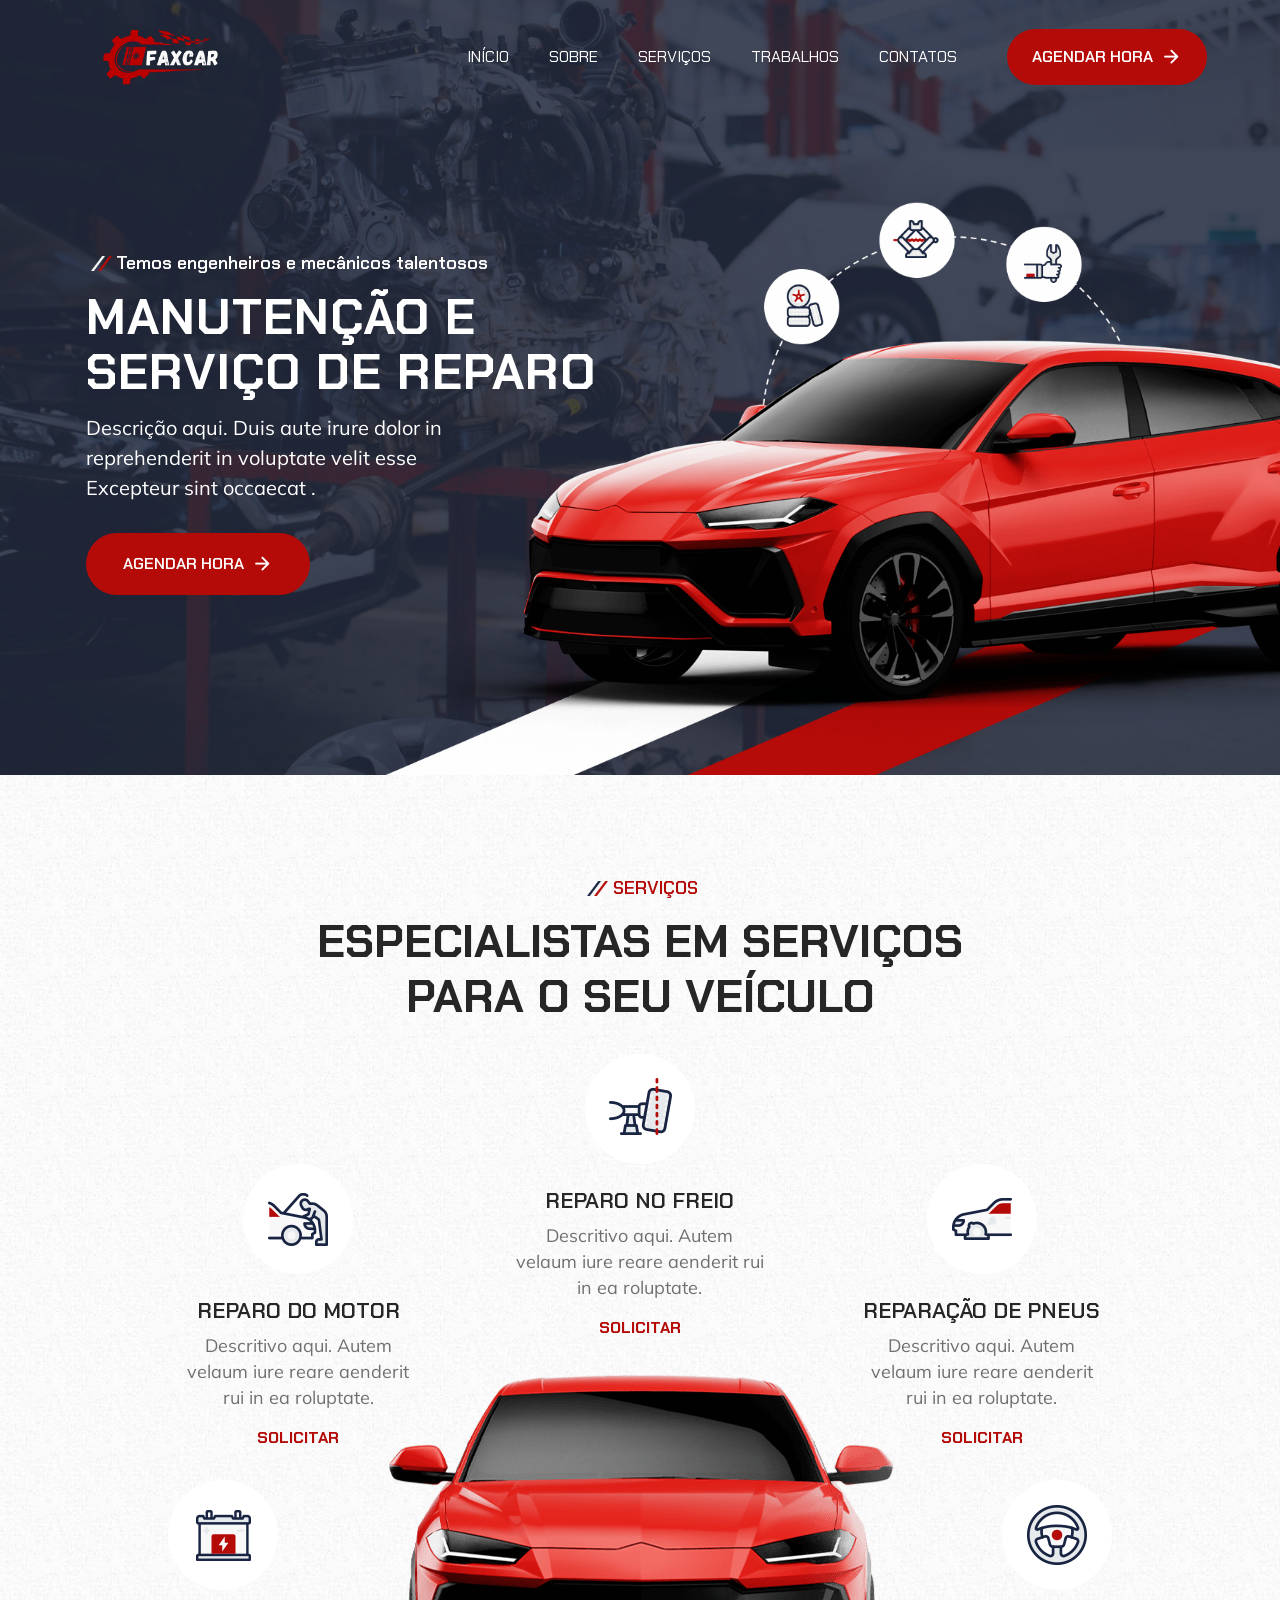
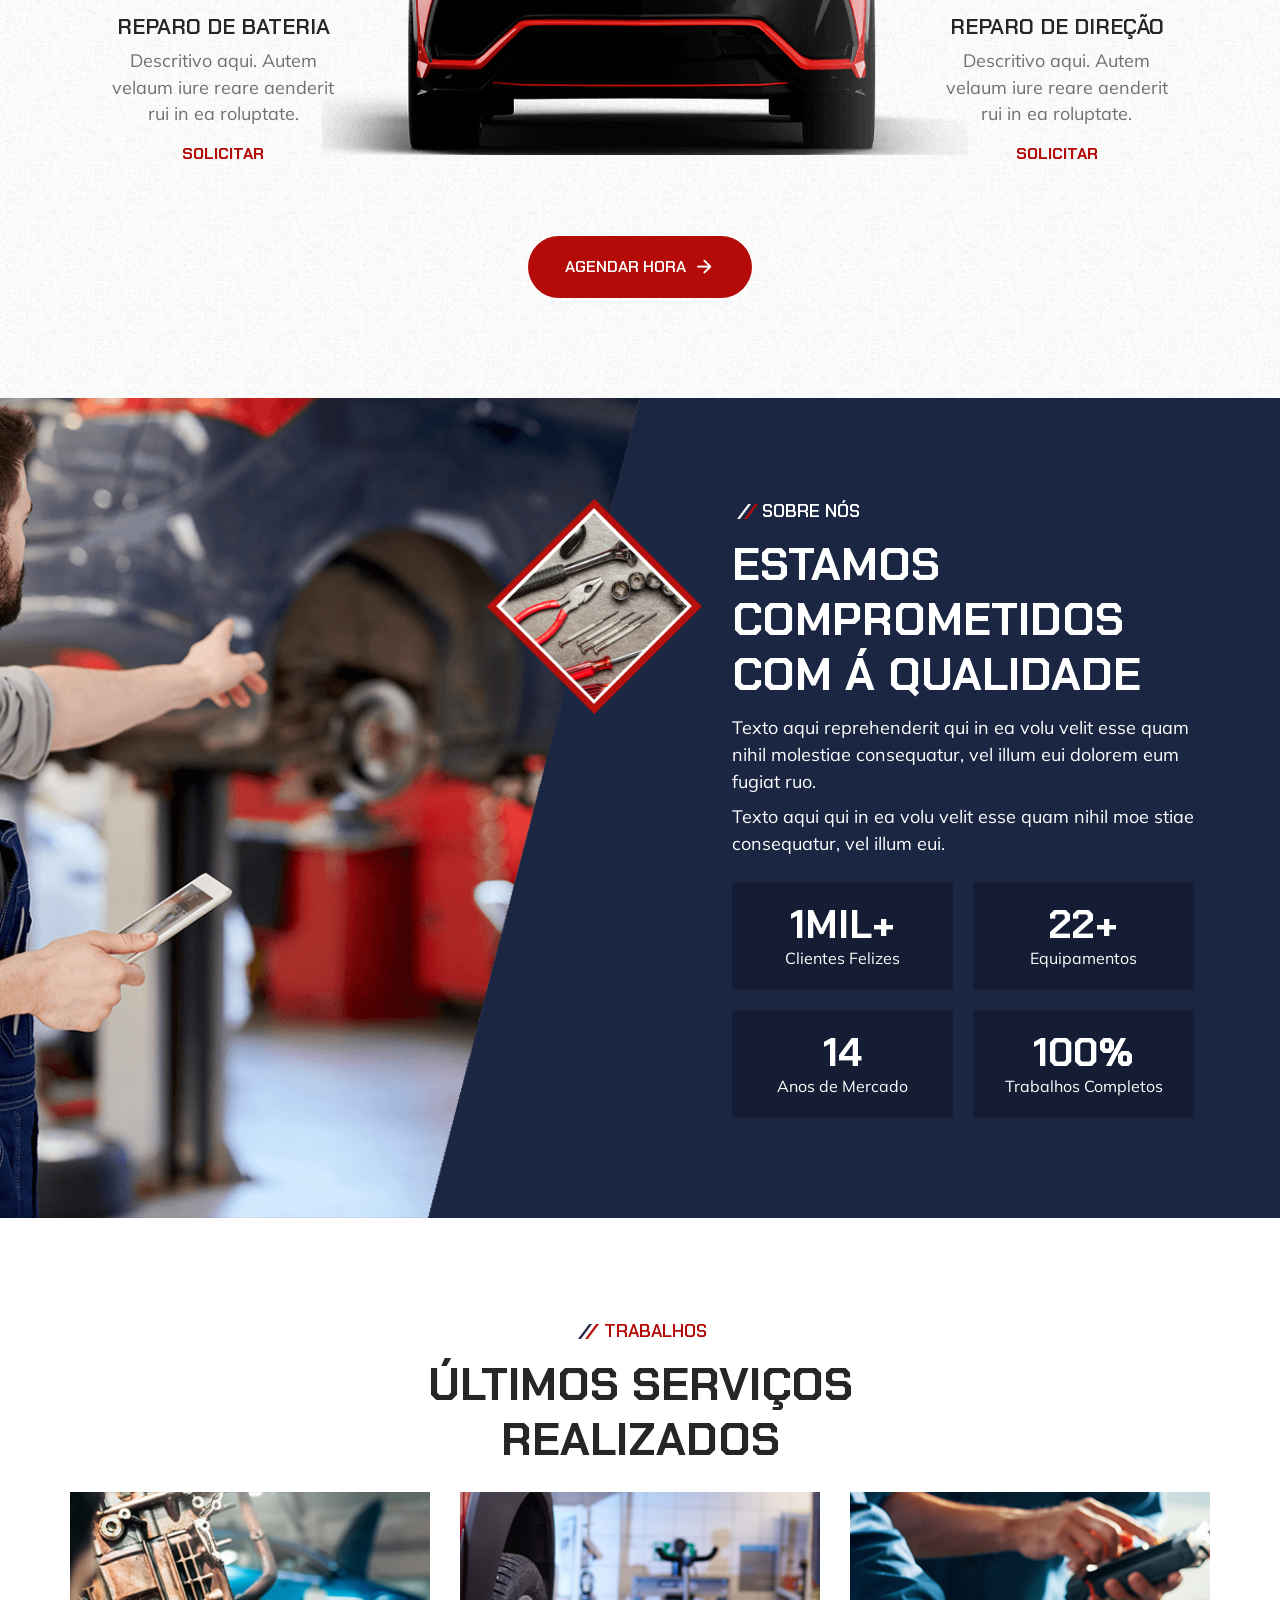
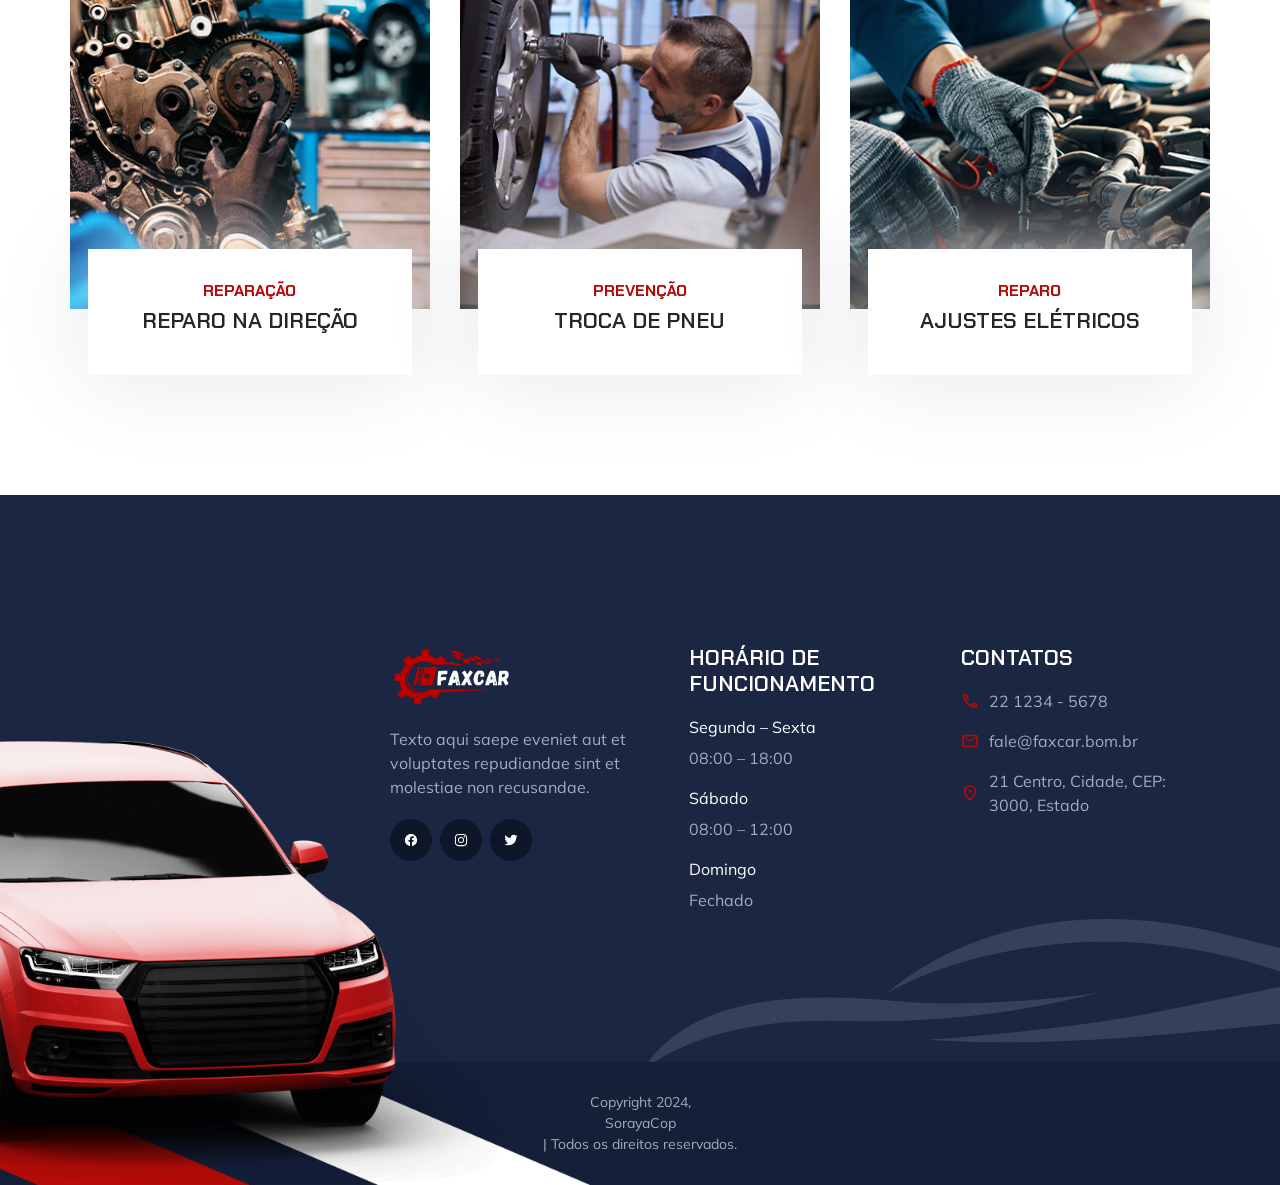
<file: index.html>
<!DOCTYPE html>
<html lang="pt-br">

<head>
  <meta charset="UTF-8">
  <meta http-equiv="X-UA-Compatible" content="IE=edge">
  <meta name="viewport" content="width=device-width, initial-scale=1.0">

  <!-- primary meta tags-->
  <title>Faxcar - Manutenção e Serviço de Reparo</title>
  <meta name="title" content="">
  <meta name="description" content="">

  <!-- favicon-->
  <link rel="shortcut icon" href="./favicon-faxcar.svg" type="image/svg+xml">

  <!-- google font link-->
  <link rel="preconnect" href="https://fonts.googleapis.com">
  <link rel="preconnect" href="https://fonts.gstatic.com" crossorigin>
  <link href="https://fonts.googleapis.com/css2?family=Chakra+Petch:wght@400;600;700&family=Mulish&display=swap"
    rel="stylesheet">

  <!-- material icon font-->
  <link rel="stylesheet"
    href="https://fonts.googleapis.com/css2?family=Material+Symbols+Rounded:opsz,wght,FILL,GRAD@40,600,0,0" />

  <!-- custom css link-->
  <link rel="stylesheet" href="./assets/css/styles.css">

  <!-- preload images-->
  <link rel="preload" as="image" href="./assets/images/hero-banner.png">
  <link rel="preload" as="image" href="./assets/images/hero-bg.jpg">

</head>

<body>

  <!-- #HEADER-->
  <header class="header">
    <div class="container">
      <a href="#" class="logo">
        <img src="./assets/images/logo.png" width="128" height="63" alt="faxcar logo">
      </a>

      <nav class="navbar" data-navbar>
        <ul class="navbar-list">
          <li>
            <a href="#" class="navbar-link">Início</a>
          </li>
          <li>
            <a href="#about" class="navbar-link">Sobre</a>
          </li>
          <li>
            <a href="#services" class="navbar-link">Serviços</a>
          </li>
          <li>
            <a href="#projects" class="navbar-link">Trabalhos</a>
          </li>
          <li>
            <a href="#contact" class="navbar-link">Contatos</a>
          </li>
        </ul>
      </nav>

      <a href="#" class="btn btn-primary">
        <span class="span">Agendar Hora</span>
        <span class="material-symbols-rounded">arrow_forward</span>
      </a>

      <button class="nav-toggle-btn" aria-label="toggle menu" data-nav-toggler>
        <span class="nav-toggle-icon icon-1"></span>
        <span class="nav-toggle-icon icon-2"></span>
        <span class="nav-toggle-icon icon-3"></span>
      </button>
    </div>
  </header>
  <main>
    <article>

      <!-- #HERO-->
      <section class="hero has-bg-image" aria-label="home" style="background-image: url('./assets/images/hero-bg.jpg')">
        <div class="container">
          <div class="hero-content">
            <p class="section-subtitle :dark">Temos engenheiros e mecânicos talentosos</p>

            <h1 class="h1 section-title">Manutenção e Serviço de Reparo</h1>

            <p class="section-text">
              Descrição aqui. Duis aute irure dolor in reprehenderit in voluptate velit esse Excepteur sint occaecat .
            </p>

            <a href="#" class="btn">
              <span class="span">Agendar Hora</span>
              <span class="material-symbols-rounded">arrow_forward</span>
            </a>
          </div>

          <figure class="hero-banner" style="--width: 1228; --height: 789;">
            <img src="./assets/images/hero-banner.png" width="1228" height="789" alt="veículo veremelho"
              class="move-anim">
          </figure>
        </div>
      </section>


      <!-- #SERVICE-->
      <section class="section service has-bg-image" aria-labelledby="service-label" id="services"
        style="background-image: url('./assets/images/service-bg.jpg')">
        <div class="container">
          <p class="section-subtitle :light" id="service-label">Serviços</p>

          <h2 class="h2 section-title">Especialistas em serviços para o seu veículo</h2>

          <ul class="service-list">
            <li>
              <div class="service-card">
                <figure class="card-icon">
                  <img src="./assets/images/services-1.png" width="110" height="110" loading="lazy" alt="Reparo do motor">
                </figure>
                <h3 class="h3 card-title">Reparo do motor</h3>
                <p class="card-text">
                  Descritivo aqui. Autem velaum iure reare aenderit rui in ea roluptate.
                </p>

                <a href="#" class="btn-link">Solicitar</a>
              </div>
            </li>

            <li>
              <div class="service-card">
                <figure class="card-icon">
                  <img src="./assets/images/services-2.png" width="110" height="110" loading="lazy" alt="Reparo no Freio">
                </figure>
                <h3 class="h3 card-title">Reparo no Freio</h3>
                <p class="card-text">
                  Descritivo aqui. Autem velaum iure reare aenderit rui in ea roluptate.
                </p>

                <a href="#" class="btn-link">Solicitar</a>
              </div>
            </li>

            <li>
              <div class="service-card">
                <figure class="card-icon">
                  <img src="./assets/images/services-3.png" width="110" height="110" loading="lazy" alt="Reparação de Pneus">
                </figure>
                <h3 class="h3 card-title">Reparação de Pneus</h3>
                <p class="card-text">
                  Descritivo aqui. Autem velaum iure reare aenderit rui in ea roluptate.
                </p>

                <a href="#" class="btn-link">Solicitar</a>
              </div>
            </li>

            <li>
              <div class="service-card">
                <figure class="card-icon">
                  <img src="./assets/images/services-4.png" width="110" height="110" loading="lazy"
                    alt="Reparo de Bateria">
                </figure>
                <h3 class="h3 card-title">Reparo de Bateria</h3>
                <p class="card-text">
                  Descritivo aqui. Autem velaum iure reare aenderit rui in ea roluptate.
                </p>

                <a href="#" class="btn-link">Solicitar</a>
              </div>
            </li>

            <li class="service-banner">
              <img src="./assets/images/services-5.png" width="646" height="380" loading="lazy" alt="Carro Vermelho"
                class="move-anim">
            </li>

            <li>
              <div class="service-card">
                <figure class="card-icon">
                  <img src="./assets/images/services-6.png" width="110" height="110" loading="lazy"
                    alt="Reparo de Direção">
                </figure>
                <h3 class="h3 card-title">Reparo de Direção</h3>
                <p class="card-text">
                  Descritivo aqui. Autem velaum iure reare aenderit rui in ea roluptate.
                </p>

                <a href="#" class="btn-link">Solicitar</a>
              </div>
            </li>
          </ul>

          <a href="#" class="btn">
            <span class="span">Agendar Hora</span>
            <span class="material-symbols-rounded">arrow_forward</span>
          </a>
        </div>
      </section>


      <!-- #ABOUT-->
      <section class="section about has-before" aria-labelledby="about-label">
        <div class="container">
          <figure class="about-banner">
            <img src="./assets/images/about-banner.png" width="540" height="540" loading="lazy"
              alt="vehicle repire equipments" class="w-100">
          </figure>

          <div class="about-content">
            <p class="section-subtitle :dark">Sobre nós</p>

            <h2 class="h2 section-title">ESTAMOS COMPROMETIDOS COM Á QUALIDADE</h2>

            <p class="section-text">
              Texto aqui reprehenderit qui in ea volu velit esse quam nihil molestiae consequatur, vel
              illum eui dolorem eum fugiat ruo.
            </p>

            <p class="section-text">
              Texto aqui qui in ea volu velit esse quam nihil moe stiae consequatur, vel illum eui.
            </p>

            <ul class="about-list">
              <li class="about-item">
                <p>
                  <strong class="display-1 strong">1mil+</strong> Clientes Felizes
                </p>
              </li>
              <li class="about-item">
                <p>
                  <strong class="display-1 strong">22+</strong> Equipamentos
                </p>
              </li>
              <li class="about-item">
                <p>
                  <strong class="display-1 strong">14</strong> Anos de Mercado
                </p>
              </li>
              <li class="about-item">
                <p>
                  <strong class="display-1 strong">100%</strong> Trabalhos Completos
                </p>
              </li>
            </ul>
          </div>

        </div>
      </section>


      <!-- #WORK-->
      <section class="section work" aria-labelledby="work-label">
        <div class="container">
          <p class="section-subtitle :light" id="work-label">Trabalhos</p>

          <h2 class="h2 section-title">Últimos serviços realizados</h2>

          <ul class="has-scrollbar">
            <li class="scrollbar-item">
              <div class="work-card">
                <figure class="card-banner img-holder" style="--width: 350; --height: 406;">
                  <img src="./assets/images/work-1.jpg" width="350" height="406" loading="lazy" alt="Reparo na direção"
                    class="img-cover">
                </figure>

                <div class="card-content">
                  <p class="card-subtitle">Reparação</p>
                  <h3 class="h3 card-title">Reparo na direção</h3>
                </div>
              </div>
            </li>

            <li class="scrollbar-item">
              <div class="work-card">
                <figure class="card-banner img-holder" style="--width: 350; --height: 406;">
                  <img src="./assets/images/work-2.jpg" width="350" height="406" loading="lazy" alt="Troca de Pneu"
                    class="img-cover">
                </figure>

                <div class="card-content">
                  <p class="card-subtitle">Prevenção</p>

                  <h3 class="h3 card-title">Troca de Pneu</h3>
                </div>
              </div>
            </li>

            <li class="scrollbar-item">
              <div class="work-card">
                <figure class="card-banner img-holder" style="--width: 350; --height: 406;">
                  <img src="./assets/images/work-3.jpg" width="350" height="406" loading="lazy" alt="Ajustes Elétricos"
                    class="img-cover">
                </figure>
                <div class="card-content">
                  <p class="card-subtitle">Reparo</p>

                  <h3 class="h3 card-title">Ajustes Elétricos</h3>
                </div>
              </div>
            </li>
          </ul>
        </div>
      </section>

    </article>
  </main>




  <!-- #FOOTER-->
  <footer class="footer">
    <div class="footer-top section">
      <div class="container">
        <div class="footer-brand">
          <a href="#" class="logo">
            <img src="./assets/images/logo.png" width="128" height="63" alt="faxcar logo">
          </a>
          <p class="footer-text">
            Texto aqui saepe eveniet aut et voluptates repudiandae sint et molestiae non recusandae.
          </p>

          <ul class="social-list">
            <li>
              <a href="#" class="social-link">
                <img src="./assets/images/facebook.svg" alt="facebook">
              </a>
            </li>
            <li>
              <a href="#" class="social-link">
                <img src="./assets/images/instagram.svg" alt="instagram">
              </a>
            </li>
            <li>
              <a href="#" class="social-link">
                <img src="./assets/images/twitter.svg" alt="twitter">
              </a>
            </li>
          </ul>
        </div>

        <ul class="footer-list">
          <li>
            <p class="h3">Horário de funcionamento</p>
          </li>
          <li>
            <p class="p">Segunda – Sexta</p>
            <span class="span">08:00 – 18:00</span>
          </li>
          <li>
            <p class="p">Sábado </p>
            <span class="span">08:00 – 12:00</span>
          </li>
          <li>
            <p class="p">Domingo</p>
            <span class="span">Fechado</span>
          </li>
        </ul>

        <ul class="footer-list">
          <li>
            <p class="h3">Contatos</p>
          </li>
          <li>
            <a href="tel:#" class="footer-link">
              <span class="material-symbols-rounded">call</span>
              <span class="span">22 1234 - 5678</span>
            </a>
          </li>
          <li>
            <a href="mailto:#" class="footer-link">
              <span class="material-symbols-rounded">mail</span>
              <span class="span">fale@faxcar.bom.br</span>
            </a>
          </li>
          <li>
            <address class="footer-link address">
              <span class="material-symbols-rounded">location_on</span>
              <span class="span">21 Centro, Cidade, CEP: 3000, Estado</span>
            </address>
          </li>
        </ul>
      </div>

      <img src="./assets/images/footer-shape-3.png" width="637" height="173" loading="lazy" alt="Shape"
        class="shape shape-3 move-anim">
    </div>

    <div class="footer-bottom">
      <div class="container">
        <p class="copyright">Copyright 2024, <a href="https://sorayacop.com.br">SorayaCop </a>| Todos os direitos reservados.</p>

        <img src="./assets/images/footer-shape-2.png" width="778" height="335" loading="lazy" alt="Shape"
          class="shape shape-2">

        <img src="./assets/images/footer-shape-1.png" width="805" height="652" loading="lazy" alt="Carro vermelho"
          class="shape shape-1 move-anim">
      </div>
    </div>
  </footer>
  

  <!-- custom js link -->
  <script src="./assets/js/script.js"></script>

</body>
</html>
</file>
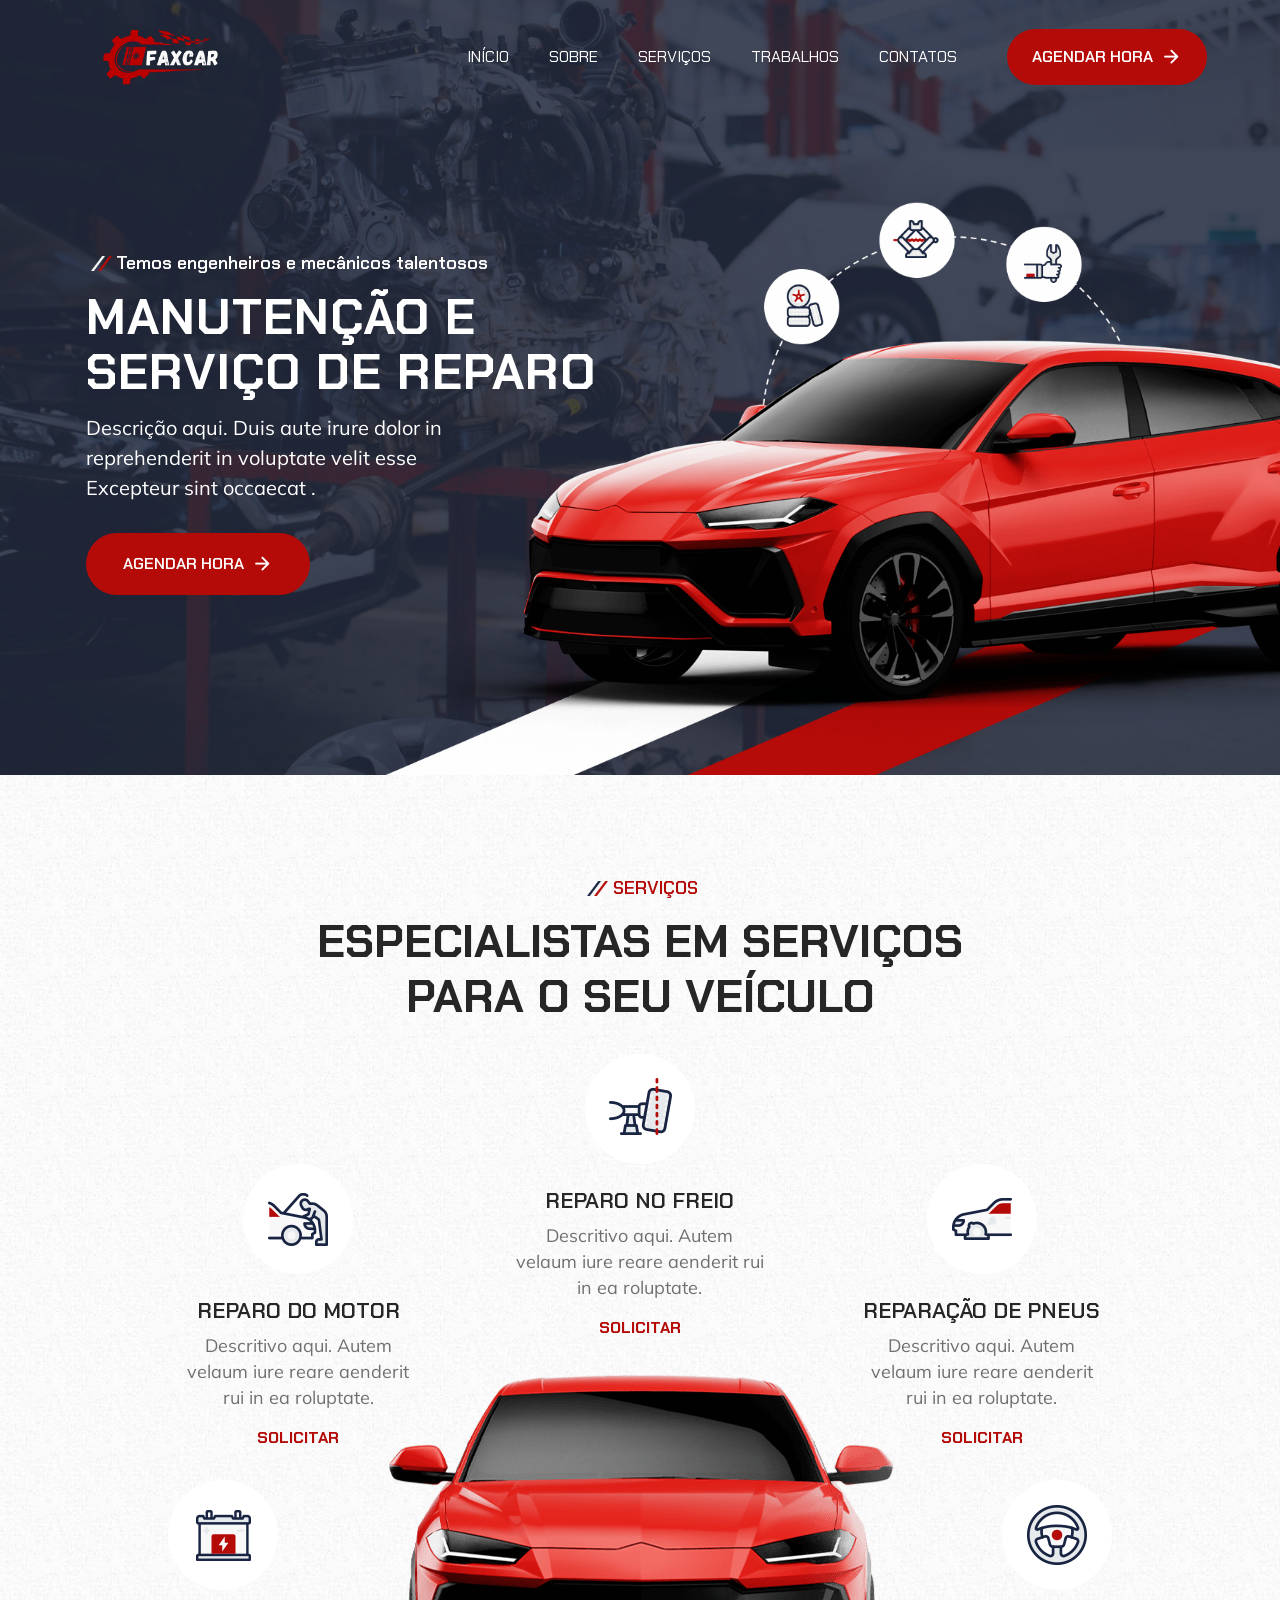
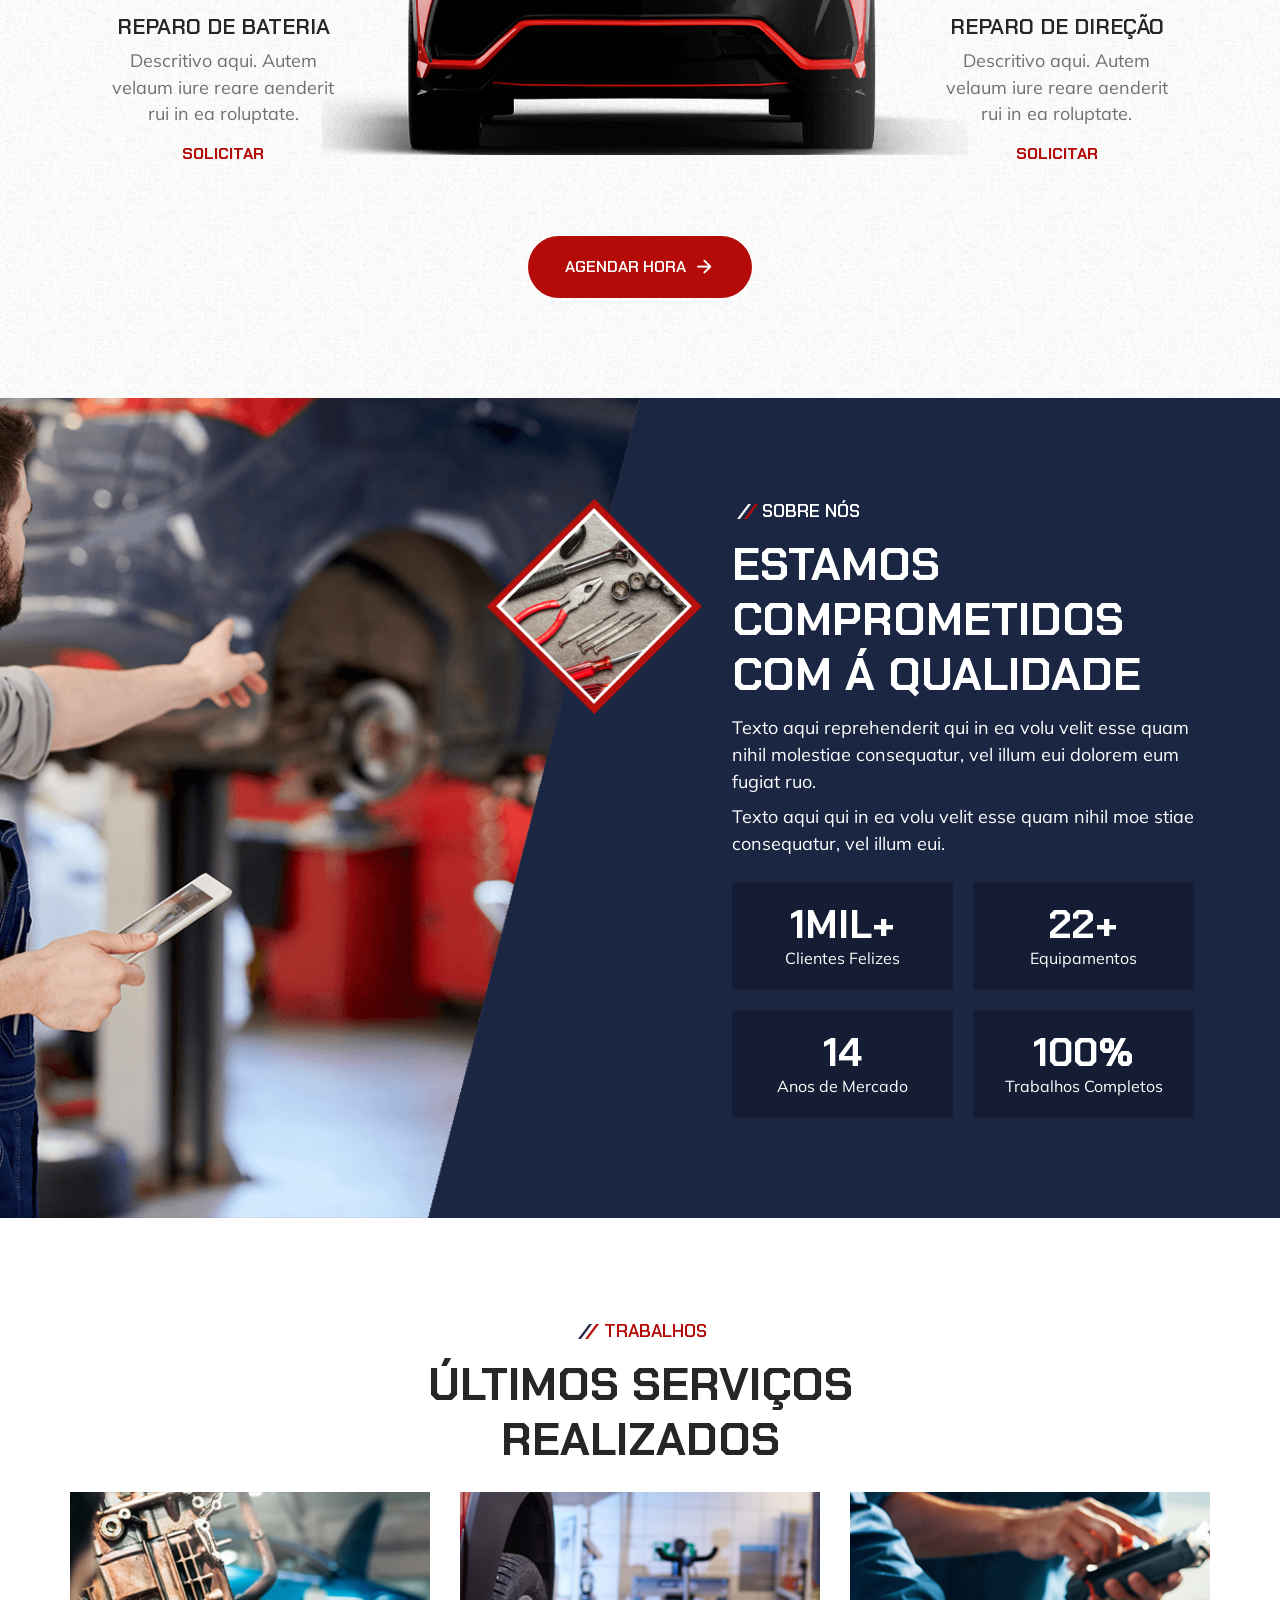
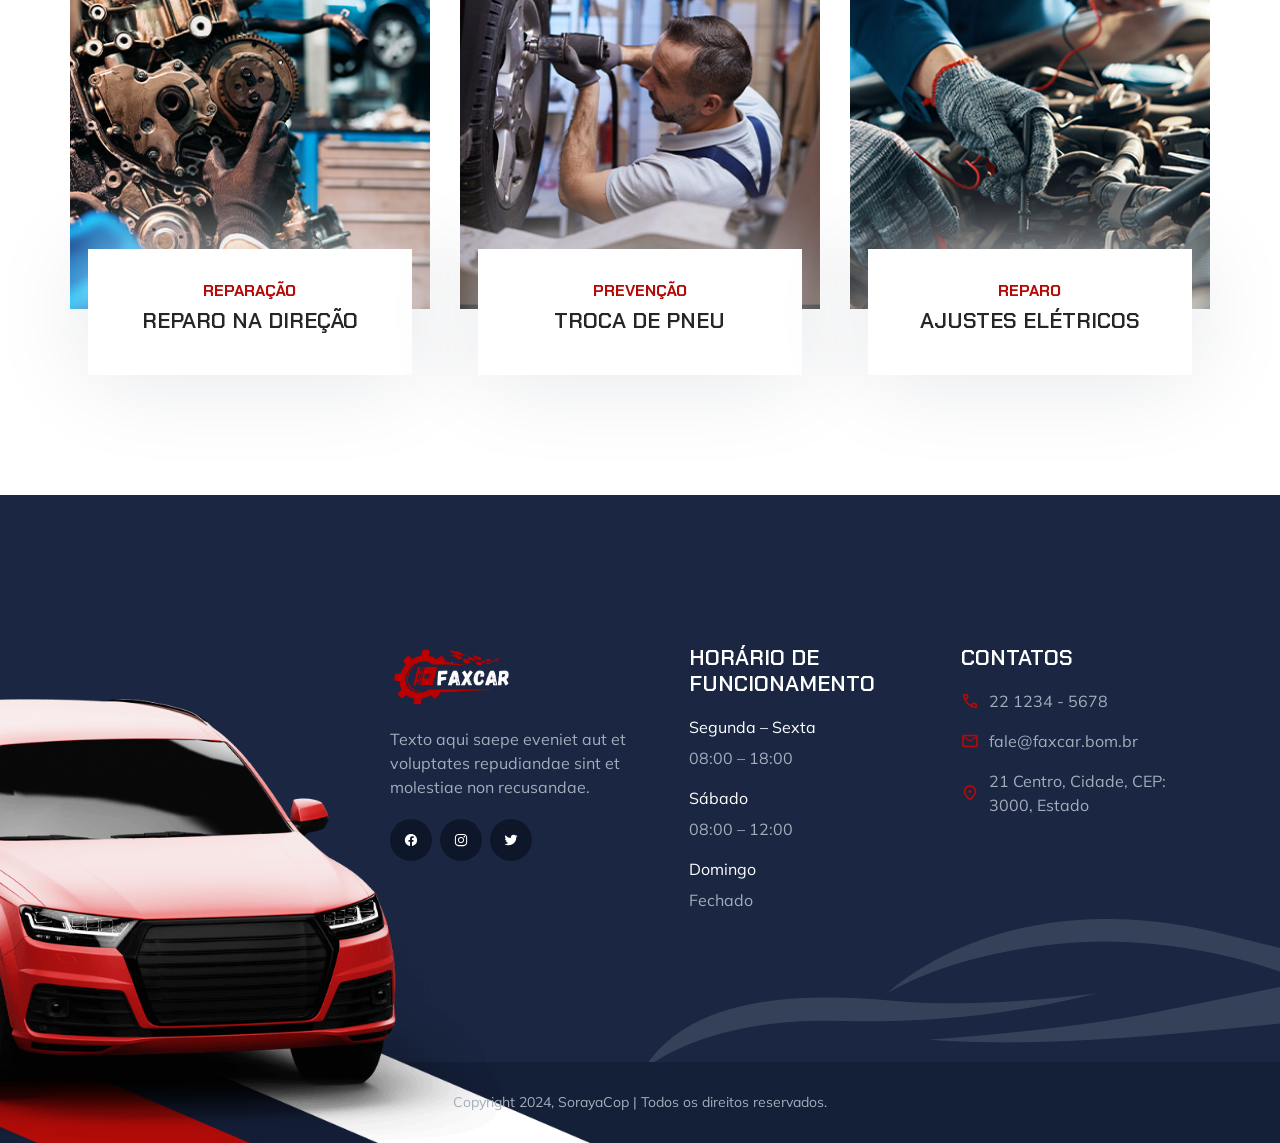
<file: faxcar.html>
<!DOCTYPE html>
<html lang="pt-br">

<head>
  <meta charset="UTF-8">
  <meta http-equiv="X-UA-Compatible" content="IE=edge">
  <meta name="viewport" content="width=device-width, initial-scale=1.0">

  <!-- primary meta tags-->
  <title>Faxcar - Manutenção e Serviço de Reparo</title>
  <meta name="title" content="Faxcar - Manutenção e Serviço de Reparo">
  <meta name="description" content="Este é um modelo html de reparo de veículo feito por SorayaCop">

  <!-- favicon-->
  <link rel="shortcut icon" href="./favicon.svg" type="image/svg+xml">

  <!-- google font link-->
  <link rel="preconnect" href="https://fonts.googleapis.com">
  <link rel="preconnect" href="https://fonts.gstatic.com" crossorigin>
  <link href="https://fonts.googleapis.com/css2?family=Chakra+Petch:wght@400;600;700&family=Mulish&display=swap"
    rel="stylesheet">

  <!-- material icon font-->
  <link rel="stylesheet"
    href="https://fonts.googleapis.com/css2?family=Material+Symbols+Rounded:opsz,wght,FILL,GRAD@40,600,0,0" />

  <!-- custom css link-->
  <link rel="stylesheet" href="./assets/css/style.css">

  <!-- preload images-->
  <link rel="preload" as="image" href="./assets/images/hero-banner.png">
  <link rel="preload" as="image" href="./assets/images/hero-bg.jpg">

</head>

<body>

  <!-- #HEADER-->
  <header class="header">
    <div class="container">
      <a href="#" class="logo">
        <img src="./assets/images/logo.png" width="128" height="63" alt="faxcar logo">
      </a>

      <nav class="navbar" data-navbar>
        <ul class="navbar-list">
          <li>
            <a href="#" class="navbar-link">Início</a>
          </li>
          <li>
            <a href="#about" class="navbar-link">Sobre</a>
          </li>
          <li>
            <a href="#services" class="navbar-link">Serviços</a>
          </li>
          <li>
            <a href="#projects" class="navbar-link">Trabalhos</a>
          </li>
          <li>
            <a href="#contact" class="navbar-link">Contatos</a>
          </li>
        </ul>
      </nav>

      <a href="#" class="btn btn-primary">
        <span class="span">Agendar Hora</span>
        <span class="material-symbols-rounded">arrow_forward</span>
      </a>

      <button class="nav-toggle-btn" aria-label="toggle menu" data-nav-toggler>
        <span class="nav-toggle-icon icon-1"></span>
        <span class="nav-toggle-icon icon-2"></span>
        <span class="nav-toggle-icon icon-3"></span>
      </button>
    </div>
  </header>


  <main>
    <article>

      <!-- #HERO-->
      <section class="hero has-bg-image" aria-label="home" style="background-image: url('./assets/images/hero-bg.jpg')">
        <div class="container">
          <div class="hero-content">
            <p class="section-subtitle :dark">Temos engenheiros e mecânicos talentosos</p>

            <h1 class="h1 section-title">Manutenção e Serviço de Reparo</h1>

            <p class="section-text">
              Descrição aqui. Duis aute irure dolor in reprehenderit in voluptate velit esse Excepteur sint occaecat .
            </p>

            <a href="#" class="btn">
              <span class="span">Agendar Hora</span>
              <span class="material-symbols-rounded">arrow_forward</span>
            </a>
          </div>

          <figure class="hero-banner" style="--width: 1228; --height: 789;">
            <img src="./assets/images/hero-banner.png" width="1228" height="789" alt="veículo veremelho"
              class="move-anim">
          </figure>
        </div>
      </section>


      <!-- #SERVICE-->
      <section class="section service has-bg-image" aria-labelledby="service-label" id="services"
        style="background-image: url('./assets/images/service-bg.jpg')">
        <div class="container">
          <p class="section-subtitle :light" id="service-label">Serviços</p>

          <h2 class="h2 section-title">Especialistas em serviços para o seu veículo</h2>

          <ul class="service-list">
            <li>
              <div class="service-card">
                <figure class="card-icon">
                  <img src="./assets/images/services-1.png" width="110" height="110" loading="lazy" alt="Reparo do motor">
                </figure>
                <h3 class="h3 card-title">Reparo do motor</h3>
                <p class="card-text">
                  Descritivo aqui. Autem velaum iure reare aenderit rui in ea roluptate.
                </p>

                <a href="#" class="btn-link">Solicitar</a>
              </div>
            </li>

            <li>
              <div class="service-card">
                <figure class="card-icon">
                  <img src="./assets/images/services-2.png" width="110" height="110" loading="lazy" alt="Reparo no Freio">
                </figure>
                <h3 class="h3 card-title">Reparo no Freio</h3>
                <p class="card-text">
                  Descritivo aqui. Autem velaum iure reare aenderit rui in ea roluptate.
                </p>

                <a href="#" class="btn-link">Solicitar</a>
              </div>
            </li>

            <li>
              <div class="service-card">
                <figure class="card-icon">
                  <img src="./assets/images/services-3.png" width="110" height="110" loading="lazy" alt="Reparação de Pneus">
                </figure>
                <h3 class="h3 card-title">Reparação de Pneus</h3>
                <p class="card-text">
                  Descritivo aqui. Autem velaum iure reare aenderit rui in ea roluptate.
                </p>

                <a href="#" class="btn-link">Solicitar</a>
              </div>
            </li>

            <li>
              <div class="service-card">
                <figure class="card-icon">
                  <img src="./assets/images/services-4.png" width="110" height="110" loading="lazy"
                    alt="Reparo de Bateria">
                </figure>
                <h3 class="h3 card-title">Reparo de Bateria</h3>
                <p class="card-text">
                  Descritivo aqui. Autem velaum iure reare aenderit rui in ea roluptate.
                </p>

                <a href="#" class="btn-link">Solicitar</a>
              </div>
            </li>

            <li class="service-banner">
              <img src="./assets/images/services-5.png" width="646" height="380" loading="lazy" alt="Carro Vermelho"
                class="move-anim">
            </li>

            <li>
              <div class="service-card">
                <figure class="card-icon">
                  <img src="./assets/images/services-6.png" width="110" height="110" loading="lazy"
                    alt="Reparo de Direção">
                </figure>
                <h3 class="h3 card-title">Reparo de Direção</h3>
                <p class="card-text">
                  Descritivo aqui. Autem velaum iure reare aenderit rui in ea roluptate.
                </p>

                <a href="#" class="btn-link">Solicitar</a>
              </div>
            </li>
          </ul>

          <a href="#" class="btn">
            <span class="span">Agendar Hora</span>
            <span class="material-symbols-rounded">arrow_forward</span>
          </a>
        </div>
      </section>


      <!-- #ABOUT-->
      <section class="section about has-before" aria-labelledby="about-label">
        <div class="container">
          <figure class="about-banner">
            <img src="./assets/images/about-banner.png" width="540" height="540" loading="lazy"
              alt="vehicle repire equipments" class="w-100">
          </figure>

          <div class="about-content">
            <p class="section-subtitle :dark">Sobre nós</p>

            <h2 class="h2 section-title">ESTAMOS COMPROMETIDOS COM Á QUALIDADE</h2>

            <p class="section-text">
              Texto aqui reprehenderit qui in ea volu velit esse quam nihil molestiae consequatur, vel
              illum eui dolorem eum fugiat ruo.
            </p>

            <p class="section-text">
              Texto aqui qui in ea volu velit esse quam nihil moe stiae consequatur, vel illum eui.
            </p>

            <ul class="about-list">
              <li class="about-item">
                <p>
                  <strong class="display-1 strong">1mil+</strong> Clientes Felizes
                </p>
              </li>
              <li class="about-item">
                <p>
                  <strong class="display-1 strong">22+</strong> Equipamentos
                </p>
              </li>
              <li class="about-item">
                <p>
                  <strong class="display-1 strong">14</strong> Anos de Mercado
                </p>
              </li>
              <li class="about-item">
                <p>
                  <strong class="display-1 strong">100%</strong> Trabalhos Completos
                </p>
              </li>
            </ul>
          </div>

        </div>
      </section>


      <!-- #WORK-->
      <section class="section work" aria-labelledby="work-label">
        <div class="container">
          <p class="section-subtitle :light" id="work-label">Trabalhos</p>

          <h2 class="h2 section-title">Últimos serviços realizados</h2>

          <ul class="has-scrollbar">
            <li class="scrollbar-item">
              <div class="work-card">
                <figure class="card-banner img-holder" style="--width: 350; --height: 406;">
                  <img src="./assets/images/work-1.jpg" width="350" height="406" loading="lazy" alt="Reparo na direção"
                    class="img-cover">
                </figure>

                <div class="card-content">
                  <p class="card-subtitle">Reparação</p>
                  <h3 class="h3 card-title">Reparo na direção</h3>
                </div>
              </div>
            </li>

            <li class="scrollbar-item">
              <div class="work-card">
                <figure class="card-banner img-holder" style="--width: 350; --height: 406;">
                  <img src="./assets/images/work-2.jpg" width="350" height="406" loading="lazy" alt="Troca de Pneu"
                    class="img-cover">
                </figure>

                <div class="card-content">
                  <p class="card-subtitle">Prevenção</p>

                  <h3 class="h3 card-title">Troca de Pneu</h3>
                </div>
              </div>
            </li>

            <li class="scrollbar-item">
              <div class="work-card">
                <figure class="card-banner img-holder" style="--width: 350; --height: 406;">
                  <img src="./assets/images/work-3.jpg" width="350" height="406" loading="lazy" alt="Ajustes Elétricos"
                    class="img-cover">
                </figure>
                <div class="card-content">
                  <p class="card-subtitle">Reparo</p>

                  <h3 class="h3 card-title">Ajustes Elétricos</h3>
                </div>
              </div>
            </li>
          </ul>
        </div>
      </section>

    </article>
  </main>

  <!--#BUTTON RETURN
  <a href="../index.html"><button class="fixed-button">Retornar</button></a>-->


  <!-- #FOOTER-->
  <footer class="footer">
    <div class="footer-top section">
      <div class="container">
        <div class="footer-brand">
          <a href="#" class="logo">
            <img src="./assets/images/logo.png" width="128" height="63" alt="faxcar logo">
          </a>
          <p class="footer-text">
            Texto aqui saepe eveniet aut et voluptates repudiandae sint et molestiae non recusandae.
          </p>

          <ul class="social-list">
            <li>
              <a href="#" class="social-link">
                <img src="./assets/images/facebook.svg" alt="facebook">
              </a>
            </li>
            <li>
              <a href="#" class="social-link">
                <img src="./assets/images/instagram.svg" alt="instagram">
              </a>
            </li>
            <li>
              <a href="#" class="social-link">
                <img src="./assets/images/twitter.svg" alt="twitter">
              </a>
            </li>
          </ul>
        </div>

        <ul class="footer-list">
          <li>
            <p class="h3">Horário de funcionamento</p>
          </li>
          <li>
            <p class="p">Segunda – Sexta</p>
            <span class="span">08:00 – 18:00</span>
          </li>
          <li>
            <p class="p">Sábado </p>
            <span class="span">08:00 – 12:00</span>
          </li>
          <li>
            <p class="p">Domingo</p>
            <span class="span">Fechado</span>
          </li>
        </ul>

        <ul class="footer-list">
          <li>
            <p class="h3">Contatos</p>
          </li>
          <li>
            <a href="tel:#" class="footer-link">
              <span class="material-symbols-rounded">call</span>
              <span class="span">22 1234 - 5678</span>
            </a>
          </li>
          <li>
            <a href="mailto:#" class="footer-link">
              <span class="material-symbols-rounded">mail</span>
              <span class="span">fale@faxcar.bom.br</span>
            </a>
          </li>
          <li>
            <address class="footer-link address">
              <span class="material-symbols-rounded">location_on</span>
              <span class="span">21 Centro, Cidade, CEP: 3000, Estado</span>
            </address>
          </li>
        </ul>
      </div>

      <img src="./assets/images/footer-shape-3.png" width="637" height="173" loading="lazy" alt="Shape"
        class="shape shape-3 move-anim">
    </div>

    <div class="footer-bottom">
      <div class="container">
        <p class="copyright">Copyright 2024, SorayaCop | Todos os direitos reservados.</p>

        <img src="./assets/images/footer-shape-2.png" width="778" height="335" loading="lazy" alt="Shape"
          class="shape shape-2">

        <img src="./assets/images/footer-shape-1.png" width="805" height="652" loading="lazy" alt="Carro vermelho"
          class="shape shape-1 move-anim">
      </div>
    </div>
  </footer>
  

  <!-- custom js link -->
  <script src="./assets/js/script.js"></script>

</body>
</html>
</file>
<file: assets/css/styles.css>
/*-----------------------------------*\
  #CUSTOM PROPERTY
\*-----------------------------------*/

:root {

  /**
   * colors
   */

  --international-orange-engineering: hsl(1, 91%, 37%);
  --cadet-blue-creyola: hsl(222, 14%, 69%);
  --oxford-blue-1: hsl(222, 47%, 15%);
  --oxford-blue-2: hsl(222, 44%, 14%);
  --oxford-blue-3: hsl(222, 50%, 11%);
  --sonic-silver: hsl(0, 0%, 44%);
  --space-cadet: hsl(222, 44%, 18%);
  --pastel-pink: hsl(1, 53%, 75%);
  --eerie-black: hsl(0, 0%, 15%);
  --light-gray: hsl(0, 0%, 80%);
  --white: hsl(0, 0%, 100%);

  /**
   * typography
   */

  --ff-chakra-petch: 'Chakra Petch', sans-serif;
  --ff-mulish: 'Mulish', sans-serif;
  
  --fs-1: 3.5rem;
  --fs-2: 3rem;
  --fs-3: 2.4rem;
  --fs-4: 1.8rem;
  --fs-5: 1.4rem;
  --fs-6: 1.2rem;
  
  --fw-400: 400;
  --fw-600: 600;
  --fw-700: 700;

  /**
   * spacing
   */

  --section-padding: 60px;

  /**
   * box shadow
   */

  --shadow: 0px 0px 100px 0px hsl(216, 9%, 90%);

  /**
   * border radius
   */

  --radius-pill: 100px;
  --radius-circle: 50%;

  /**
   * transition
   */

  --transition: 0.25s ease;
  --cubic-out: cubic-bezier(0.05, 0.83, 0.52, 0.97);

}





/*-----------------------------------*\
  #RESET
\*-----------------------------------*/

*,
*::before,
*::after {
  margin: 0;
  padding: 0;
  box-sizing: border-box;
}

li { list-style: none; }

a,
img,
span,
button { display: block; }

a {
  color: inherit;
  text-decoration: none;
}

img { height: auto; }

button {
  background: none;
  border: none;
  font: inherit;
  cursor: pointer;
}

address { font-style: normal; }

html {
  font-family: var(--ff-mulish);
  font-size: 10px;
  scroll-behavior: smooth;
}

body {
  background-color: var(--white);
  color: var(--sonic-silver);
  font-size: 1.6rem;
  line-height: 1.5;
}

:focus-visible { outline-offset: 4px; }

::-webkit-scrollbar { width: 10px; }

::-webkit-scrollbar-track { background-color: hsl(0, 0%, 98%); }

::-webkit-scrollbar-thumb { background-color: hsl(0, 0%, 80%); }

::-webkit-scrollbar-thumb:hover { background-color: hsl(0, 0%, 70%); }





/*-----------------------------------*\
  #REUSED STYLE
\*-----------------------------------*/

.container { padding-inline: 16px; }

.material-symbols-rounded {
  --fs: 1em;
  font-variation-settings: 'FILL' 0, 'wght' 600, 'GRAD' 0, 'opsz' 40;
  font-size: var(--fs);
  width: 1em;
  overflow: hidden;
}

.has-bg-image {
  background-repeat: no-repeat;
  background-size: cover;
  background-position: left;
}

.section-subtitle {
  max-width: max-content;
  font-family: var(--ff-chakra-petch);
  font-size: var(--fs-5);
  font-weight: var(--fw-600);
  text-transform: uppercase;
  margin-block-end: 12px;
  margin-inline: auto;
}

.section-subtitle::before {
  content: "";
  display: inline-block;
  height: 15px;
  width: 30px;
  margin-block-end: -2px;
  background-repeat: no-repeat;
  background-size: contain;
  background-position: center;
}

.section-subtitle.\:dark { color: var(--white); }

.section-subtitle.\:dark::before { background-image: url('../images/text-bars-light.png'); }

.section-subtitle.\:light { color: var(--international-orange-engineering); }

.section-subtitle.\:light::before { background-image: url('../images/text-bars-dark.png'); }

.section-title { text-align: center; }

.h1,
.h2,
.h3,
.display-1 {
  font-family: var(--ff-chakra-petch);
  font-weight: var(--fw-700);
  text-transform: uppercase;
}

.display-1 { font-size: var(--fs-1); }

.h1 {
  color: var(--white);
  font-size: var(--fs-2);
  line-height: 1.1;
  letter-spacing: 1px;
}

.h2,
.h3 {
  color: var(--eerie-black);
  font-weight: var(--fw-600);
  line-height: 1.2;
}

.h2 { font-size: var(--fs-3); }

.h3 { font-size: var(--fs-4); }

.btn {
  background-color: var(--international-orange-engineering);
  color: var(--white);
  max-width: max-content;
  font-family: var(--ff-chakra-petch);
  font-weight: var(--fw-600);
  text-transform: uppercase;
  display: flex;
  align-items: center;
  gap: 8px;
  padding: 12px 20px;
  border: 1px solid transparent;
  border-radius: var(--radius-pill);
  transition: var(--transition);
  will-change: transform;
}

.btn:is(:hover, :focus-visible) {
  transform: translateY(-5px);
  background-color: var(--oxford-blue-3);
  border-color: var(--white);
}

.move-anim { animation: moving 2s ease-in-out infinite alternate; }

@keyframes moving {
  0% { transform: translateY(0); }
  100% { transform: translateY(10px); }
}

.section { padding-block: var(--section-padding); }

.btn-link {
  font-family: var(--ff-chakra-petch);
  text-transform: uppercase;
  color: var(--international-orange-engineering);
  font-weight: var(--fw-700);
}

.w-100 { width: 100%; }

.img-holder {
  aspect-ratio: var(--width) / var(--height);
  background-color: var(--light-gray);
  overflow: hidden;
}

.img-cover {
  width: 100%;
  height: 100%;
  object-fit: cover;
}

.has-scrollbar {
  display: flex;
  align-items: center;
  gap: 30px;
  overflow-x: auto;
  scroll-snap-type: inline mandatory;
  padding-block-end: 20px;
}

.scrollbar-item {
  min-width: 100%;
  scroll-snap-align: start;
}

.has-scrollbar::-webkit-scrollbar { height: 16px; }

.has-scrollbar::-webkit-scrollbar-track {
  background-color: var(--pastel-pink);
  border-radius: 20px;
}

.has-scrollbar::-webkit-scrollbar-thumb {
  background-color: var(--international-orange-engineering);
  border-radius: 20px;
  border: 3px solid var(--pastel-pink);
}

.has-scrollbar::-webkit-scrollbar-button { width: 15%; }





/*-----------------------------------*\
  #HEADER
\*-----------------------------------*/

.header .btn { display: none; }

.header {
  position: absolute;
  top: 0;
  left: 0;
  width: 100%;
  padding: 40px 15px;
  padding-inline-start: 40px;
  z-index: 4;
}

.header .container {
  display: flex;
  justify-content: space-between;
  align-items: center;
}

.logo img { width: 100px; }

.nav-toggle-icon {
  width: 30px;
  height: 2px;
  background-color: var(--white);
  transition: var(--transition);
}

.nav-toggle-icon:not(:last-child) { margin-block-end: 7px; }

.nav-toggle-btn.active .icon-2 {
  opacity: 0;
  transform: translateX(-10px);
}

.nav-toggle-btn.active .icon-1 { transform: rotate(45deg) translate(8px, 8px); }

.nav-toggle-btn.active .icon-3 { transform: rotate(-45deg) translate(4px, -4px); }

.navbar {
  position: absolute;
  top: 100px;
  right: 30px;
  background-color: var(--international-orange-engineering);
  min-width: max-content;
  width: 30%;
  transform: translateY(20px);
  opacity: 0;
  visibility: hidden;
  transition: 0.25s var(--cubic-out);
  z-index: 2;
}

.navbar.active {
  transform: translateY(0);
  opacity: 1;
  visibility: visible;
  transition-duration: 0.5s;
}

.navbar-link {
  font-family: var(--ff-chakra-petch);
  font-size: var(--fs-5);
  text-transform: uppercase;
  color: var(--white);
  padding: 10px 20px;
  transition: var(--transition);
}

.navbar-link:is(:hover, :focus-visible) {
  background-color: var(--white);
  color: var(--international-orange-engineering);
}




/*-----------------------------------*\
  #HERO
\*-----------------------------------*/

.hero {
  position: relative;
  padding-block-start: calc(var(--section-padding) + 70px);
  text-align: center;
  z-index: 1;
  overflow: hidden;
}

.hero .container {
  display: grid;
  gap: 30px;
}

.hero .section-subtitle { text-transform: unset; }

.hero .section-text {
  color: var(--white);
  margin-block: 14px 18px;
}

.hero .btn { margin-inline: auto; }

.hero-banner { aspect-ratio: var(--width) / var(--height); }

.hero-banner img {
  position: absolute;
  bottom: 0;
  right: 0;
  width: 100%;
  z-index: -1;
}





/*-----------------------------------*\
  #SERVICE
\*-----------------------------------*/

.service-banner { display: none; }

.service { text-align: center; }

.service-list {
  gap: 0;
  margin-block-end: 40px;
}

.service-card .card-icon {
  max-width: max-content;
  margin-inline: auto;
  margin-block-end: 24px;
}

.service-card .card-text {
  line-height: 1.2;
  margin-block: 8px;
}

.service .btn { margin-inline: auto; }





/*-----------------------------------*\
  #ABOUT
\*-----------------------------------*/

.about {
  background-color: var(--space-cadet);
  color: var(--white);
  text-align: center;
}

.about .container {
  display: grid;
  gap: 50px;
}

.about .section-title { color: var(--white); }

.about .section-text:nth-child(3) { margin-block: 12px 8px; }

.about-list {
  display: grid;
  gap: 25px;
  margin-block-start: 25px;
}

.about-item {
  background-color: var(--oxford-blue-2);
  padding: 40px 20px;
  transition: var(--transition);
}

.about-item:hover {
  background-color: var(--international-orange-engineering);
  transform: translateY(-8px);
}

.about-item .strong {
  display: block;
  line-height: 1.1;
}





/*-----------------------------------*\
  #WORK
\*-----------------------------------*/

.work .container { padding-inline: 0; }

.work .section-title { margin-block-end: 24px; }

.work-card { position: relative; }

.work-card .card-content {
  background-color: var(--white);
  max-width: 90%;
  padding: 30px 10px;
  margin-block-start: -60px;
  margin-inline: auto;
  position: relative;
  text-align: center;
  box-shadow: var(--shadow);
}

.work-card .card-subtitle {
  font-family: var(--ff-chakra-petch);
  text-transform: uppercase;
  color: var(--international-orange-engineering);
  font-weight: var(--fw-700);
  margin-block-end: 5px;
}

.work-card .card-title { margin-block-end: 10px; }

.work-card .card-btn {
  background-color: var(--international-orange-engineering);
  color: var(--white);
  font-size: 2rem;
  margin-inline: auto;
  width: 38px;
  height: 38px;
  display: grid;
  place-items: center;
  border-radius: var(--radius-circle);
}





/*-----------------------------------*\
  #FOOTER
\*-----------------------------------*/

.footer { color: var(--cadet-blue-creyola); }

.footer .shape { display: none; }

.footer-top { background-color: var(--space-cadet); }

.footer-top .container {
  display: grid;
  gap: 40px;
}

.footer-text { margin-block: 18px 20px; }

.social-list {
  display: flex;
  gap: 8px;
}

.social-link {
  background-color: var(--oxford-blue-3);
  padding: 14px;
  border-radius: var(--radius-circle);
  transition: var(--transition);
}

.social-link:is(:hover, :focus-visible) {
  background-color: var(--international-orange-engineering);
  transform: translateY(-5px);
}

.footer .h3 {
  color: var(--white);
  margin-block-end: 18px;
}

.footer-list .p {
  color: var(--white);
  font-weight: var(--fw-400);
  margin-block-end: 7px;
}

.footer-list li:not(:first-child) { margin-block-start: 16px; }

.footer-link {
  display: flex;
  align-items: center;
  gap: 10px;
}

.footer-link:is(:hover, :focus-visible) { color: var(--international-orange-engineering); }

.footer-link .material-symbols-rounded {
  flex-shrink: 0;
  font-size: 1.8rem;
  color: var(--international-orange-engineering);
}

.footer-bottom {
  background-color: var(--oxford-blue-1);
  padding-block: 20px;
}

.copyright {
  text-align: center;
  font-size: var(--fs-6);
}





/*-----------------------------------*\
  #MEDIA QUERIES
\*-----------------------------------*/

/**
 * responsive for large than 575px screen
 */

@media (min-width: 575px) {

  /**
   * CUSTOM PROPERTY
   */

  :root {

    /**
     * typography
     */

    --fs-2: 4rem;
    --fs-3: 2.8rem;
    --fs-4: 2rem;

  }



  /**
   * REUSED STYLE
   */

  .container {
    max-width: 540px;
    width: 100%;
    margin-inline: auto;
  }

  .section-subtitle { --fs-5: 1.6rem; }

  .h2 { font-weight: var(--fw-700); }



  /**
   * HERO
   */

  .hero .container { max-width: unset; }

  .hero-content {
    max-width: 520px;
    margin-inline: auto;
  }

  .hero .section-text { font-size: 1.8rem; }



  /**
   * SERVICE
   */

  .service .section-title { margin-block-end: 30px; }

  .service-list {
    display: grid;
    grid-template-columns: 1fr 1fr;
    gap: 30px;
    margin-block-end: 40px;
  }

  

  /**
   * ABOUT
   */

  .about-list {
    grid-template-columns: 1fr 1fr;
    gap: 20px;
  }

  .about-item { padding-block: 20px; }



  /**
   * WORK
   */

  .scrollbar-item { min-width: calc(50% - 15px); }



  /**
   * FOOTER
   */

  .footer-top {
    position: relative;
    overflow: hidden;
  }

  .footer-top .container { grid-template-columns: 1fr 1fr; }

  .footer .shape-3 {
    display: block;
    position: absolute;
    bottom: -30px;
    right: 0;
  }

}





/**
 * responsive for large than 768px screen
 */

@media (min-width: 768px) {

  /**
   * CUSTOM PROPERTY
   */

  :root {

    /**
     * typography
     */

    --fs-1: 4rem;
    --fs-2: 5rem;
    --fs-3: 3.4rem;

  }



  /**
   * REUSED STYLE
   */

  .container,
  .hero-content { max-width: 720px; }

  .btn { padding: 16px 32px; }

  .section-subtitle { --fs-5: 1.8rem; }

  .section-title:not(.h1) {
    max-width: 500px;
    margin-inline: auto;
  }



  /**
   * HERO
   */

  .hero { --section-padding: 120px; }

  .hero .section-text { margin-block-end: 30px; }



  /**
   * SERVICE
   */

  .service-banner {
    display: block;
    position: relative;
  }

  .service-list { grid-template-columns: repeat(3, 1fr); }

  .service-banner img {
    position: absolute;
    top: 0;
    left: -25%;
    margin-block-start: 15%;
    width: 150%;
    transform-origin: top;
  }



  /**
   * ABOUT
   */
   
  .about-banner { max-width: max-content; }

  .about-banner,
  .about .section-text { margin-inline: auto; }

  .about .section-text { max-width: 520px; }



  /**
   * FOOTER
   */

  .footer-top .container { grid-template-columns: 1fr 0.9fr 0.9fr; }

  .copyright { --fs-6: 1.4rem; }

}





/**
 * responsive for large than 992px screen
 */

@media (min-width: 992px) {

  /**
   * CUSTOM PROPERTY
   */

  :root {

    /**
     * typography
     */

    --fs-2: 4.4rem;
    --fs-3: 3.8rem;
    --fs-4: 2.2rem;

    /**
     * spacing
     */

    --section-padding: 100px;

  }



  /**
   * REUSED STYLE
   */

  .container { max-width: 960px; }

  .section-text,
  .card-text { font-size: 1.8rem; }



  /**
   * HEADER
   */

  .nav-toggle-btn { display: none; }

  .header .container { gap: 30px; }

  .navbar,
  .navbar.active {
    all: unset;
    display: block;
    margin-inline-start: auto;
  }

  .navbar-list { display: flex; }

  .navbar-link {
    position: relative;
    font-size: unset;
  }

  .navbar-link:is(:hover, :focus-visible) {
    background: none;
    color: var(--white);
  }

  .navbar-link::after {
    content: url("../images/nav-before-img.png");
    position: absolute;
    bottom: -8px;
    left: 50%;
    transform: translateX(-50%);
    opacity: 0;
  }

  .navbar-link:is(:hover, :focus-visible)::after { opacity: 1; }

  .header .btn {
    display: flex;
    padding: 12px 24px;
    font-size: var(--fs-5);
  }



  /**
   * HERO
   */

  .hero {
    text-align: left;
    padding-block-end: 80px;
  }

  .hero .container {
    max-width: 960px;
    grid-template-columns: 1fr 1fr;
  }

  .hero :is(.section-subtitle, .btn) { margin-inline: 0; }

  .hero .section-title { text-align: left; }

  .hero-banner img { width: 55%; }



  /**
   * SERVICE
   */

  .service-card .card-text {
    padding-inline: 25px;
    line-height: 1.45;
    margin-block-end: 15px;
  }

  .service-list li:nth-child(-2n+3) { margin-block-start: 90px; }

  .service-list li:nth-child(4) { margin-inline-end: 60px; }

  .service-list li:nth-child(6) { margin-inline-start: 60px; }

  .service-banner img {
    left: -55%;
    margin-block-start: -30%;
    width: 210%;
  }



  /**
   * ABOUT
   */

  .about {
    position: relative;
    z-index: 1;
  }

  .about,
  .about .section-title { text-align: left; }

  .about .container {
    grid-template-columns: 1fr 0.75fr;
    gap: 30px;
  }

  .about .section-subtitle { margin-inline: 0; }

  .about-banner,
  .about-banner .w-100 { margin-inline: auto 0; }

  .about-banner .w-100 { width: 40%; }

  .about-item { text-align: center; }

  .about::before {
    content: "";
    position: absolute;
    top: 0;
    left: 0;
    width: 50%;
    height: 100%;
    background-image: url('../images/about-abs-banner.png');
    background-repeat: no-repeat;
    background-size: cover;
    background-position: right;
    z-index: -1;
  }



  /**
   * WORK
   */

  .has-scrollbar { overflow-x: visible; }

  .scrollbar-item { min-width: calc(33.33% - 20px); }

}





/**
 * responsive for large than 1200px screen
 */

@media (min-width: 1200px) {

  /**
   * CUSTOM PROPERTY
   */

  :root {

    /**
     * typography
     */

    --fs-2: 5rem;
    --fs-3: 4.6rem;

  }



  /**
   * REUSED STYLE
   */

  .container,
  .hero .container { max-width: 1140px; }

  .btn { padding: 18px 36px; }

  .btn .material-symbols-rounded { --fs: 1.3em; }



  /**
   * HEADER
   */

  .header { padding-block: 25px; }

  .logo img { width: 128px; }

  .header .btn {
    font-size: unset;
    padding-block: 15px;
  }



  /**
   * HERO
   */

  .hero { padding-block: 250px 180px; }

  .hero .container { grid-template-columns: 1fr 0.9fr; }

  .hero .section-text {
    font-size: 2rem;
    padding-inline-end: 120px;
  }

  .hero-banner img { width: 70%; }



  /**
   * SERVICE
   */

  .service .section-title { max-width: 700px; }

  .service-list { margin-block-end: 70px; }

  .service-list li:nth-child(2) .card-text {
    padding-inline: 50px;
  }

  .service-list li:nth-child(-2n+3) {
    margin-block-start: 110px;
  }

  .service-list li:is(:nth-child(1), :nth-child(6)) {
    margin-inline-start: 75px;
  }

  .service-list li:is(:nth-child(3), :nth-child(4)) {
    margin-inline-end: 75px;
  }

  .service-banner img {
    width: max-content;
    left: -41%;
  }



  /**
   * WORK
   */

  .work-card .card-btn {
    font-size: 2.4rem;
    width: 55px;
    height: 55px;
  }



  /**
   * FOOTER
   */

  .footer-top { padding-block: 150px; }

  .footer-top .container { padding-inline-start: 25%; }

  .footer-bottom {
    position: relative;
    padding-block: 30px;
    z-index: 1;
  }

  .footer :is(.shape-1, .shape-2) {
    display: block;
    position: absolute;
    bottom: 0;
    width: 50%;
    pointer-events: none;
    z-index: -1;
  }

  .footer .shape-1 { left: -100px; }

  .footer .shape-2 { left: -50px; }

}





/**
 * responsive for large than 1400px screen
 */

@media (min-width: 1400px) {

  /**
   * CUSTOM PROPERTY
   */

  :root {

    /**
     * typography
     */

    --fs-2: 6rem;

    /**
     * spacing
     */

    --section-padding: 140px;

  }



  /**
   * REUSED STYLE
   */

  :is(.header, .hero) .container { max-width: 1280px; }

  .section-subtitle::before {
    height: 20px;
    margin-inline-end: 5px;
  }



  /**
   * HEADER
   */

  .header .btn { padding: 18px 36px; }



  /**
   * HERO
   */

  .hero { padding-block: 280px; }

  .hero .section-text { padding-inline-end: 90px; }

  .hero-banner img { width: 75%; }



  /**
   * ABOUT
   */

  .about::before { width: 55%; }

  .about-banner .w-100 { width: 50%; }



  /**
   * FOOTER
   */

  .footer-top .container { padding-inline-start: 20%; }

}

/**
   * RETURN
   */

   .return-button1 {
    position: fixed;
    bottom: 20px; 
    right: 20px; 
    padding: 10px 20px;
    background-color: #010101; 
    color: #ffffff; 
    border: none;
    border-radius: 5px;
    cursor: pointer;
  }

  .return-button2 {
    position: fixed;
    bottom: 80px; 
    right: 20px; 
    padding: 10px 20px;
    background-color: #193000; 
    color: #ffffff; 
    border: none;
    border-radius: 5px;
    cursor: pointer;
  }
  
  .return {
    width: 100%;
    text-align: center;
    margin-top: 20px; /* Ajuste a distância entre o conteúdo da página e o botão conforme necessário */
  }
</file>
<file: assets/css/style.css>
/*-----------------------------------*\
  #style.css
\*-----------------------------------*/

/**
 * copyright 2022 codewithsadee
 */





/*-----------------------------------*\
  #CUSTOM PROPERTY
\*-----------------------------------*/

:root {

  /**
   * colors
   */

  --international-orange-engineering: hsl(1, 91%, 37%);
  --cadet-blue-creyola: hsl(222, 14%, 69%);
  --oxford-blue-1: hsl(222, 47%, 15%);
  --oxford-blue-2: hsl(222, 44%, 14%);
  --oxford-blue-3: hsl(222, 50%, 11%);
  --sonic-silver: hsl(0, 0%, 44%);
  --space-cadet: hsl(222, 44%, 18%);
  --pastel-pink: hsl(1, 53%, 75%);
  --eerie-black: hsl(0, 0%, 15%);
  --light-gray: hsl(0, 0%, 80%);
  --white: hsl(0, 0%, 100%);

  /**
   * typography
   */

  --ff-chakra-petch: 'Chakra Petch', sans-serif;
  --ff-mulish: 'Mulish', sans-serif;
  
  --fs-1: 3.5rem;
  --fs-2: 3rem;
  --fs-3: 2.4rem;
  --fs-4: 1.8rem;
  --fs-5: 1.4rem;
  --fs-6: 1.2rem;
  
  --fw-400: 400;
  --fw-600: 600;
  --fw-700: 700;

  /**
   * spacing
   */

  --section-padding: 60px;

  /**
   * box shadow
   */

  --shadow: 0px 0px 100px 0px hsl(216, 9%, 90%);

  /**
   * border radius
   */

  --radius-pill: 100px;
  --radius-circle: 50%;

  /**
   * transition
   */

  --transition: 0.25s ease;
  --cubic-out: cubic-bezier(0.05, 0.83, 0.52, 0.97);

}





/*-----------------------------------*\
  #RESET
\*-----------------------------------*/

*,
*::before,
*::after {
  margin: 0;
  padding: 0;
  box-sizing: border-box;
}

li { list-style: none; }

a,
img,
span,
button { display: block; }

a {
  color: inherit;
  text-decoration: none;
}

img { height: auto; }

button {
  background: none;
  border: none;
  font: inherit;
  cursor: pointer;
}

address { font-style: normal; }

html {
  font-family: var(--ff-mulish);
  font-size: 10px;
  scroll-behavior: smooth;
}

body {
  background-color: var(--white);
  color: var(--sonic-silver);
  font-size: 1.6rem;
  line-height: 1.5;
}

:focus-visible { outline-offset: 4px; }

::-webkit-scrollbar { width: 10px; }

::-webkit-scrollbar-track { background-color: hsl(0, 0%, 98%); }

::-webkit-scrollbar-thumb { background-color: hsl(0, 0%, 80%); }

::-webkit-scrollbar-thumb:hover { background-color: hsl(0, 0%, 70%); }





/*-----------------------------------*\
  #REUSED STYLE
\*-----------------------------------*/

.container { padding-inline: 16px; }

.material-symbols-rounded {
  --fs: 1em;
  font-variation-settings: 'FILL' 0, 'wght' 600, 'GRAD' 0, 'opsz' 40;
  font-size: var(--fs);
  width: 1em;
  overflow: hidden;
}

.has-bg-image {
  background-repeat: no-repeat;
  background-size: cover;
  background-position: left;
}

.section-subtitle {
  max-width: max-content;
  font-family: var(--ff-chakra-petch);
  font-size: var(--fs-5);
  font-weight: var(--fw-600);
  text-transform: uppercase;
  margin-block-end: 12px;
  margin-inline: auto;
}

.section-subtitle::before {
  content: "";
  display: inline-block;
  height: 15px;
  width: 30px;
  margin-block-end: -2px;
  background-repeat: no-repeat;
  background-size: contain;
  background-position: center;
}

.section-subtitle.\:dark { color: var(--white); }

.section-subtitle.\:dark::before { background-image: url('../images/text-bars-light.png'); }

.section-subtitle.\:light { color: var(--international-orange-engineering); }

.section-subtitle.\:light::before { background-image: url('../images/text-bars-dark.png'); }

.section-title { text-align: center; }

.h1,
.h2,
.h3,
.display-1 {
  font-family: var(--ff-chakra-petch);
  font-weight: var(--fw-700);
  text-transform: uppercase;
}

.display-1 { font-size: var(--fs-1); }

.h1 {
  color: var(--white);
  font-size: var(--fs-2);
  line-height: 1.1;
  letter-spacing: 1px;
}

.h2,
.h3 {
  color: var(--eerie-black);
  font-weight: var(--fw-600);
  line-height: 1.2;
}

.h2 { font-size: var(--fs-3); }

.h3 { font-size: var(--fs-4); }

.btn {
  background-color: var(--international-orange-engineering);
  color: var(--white);
  max-width: max-content;
  font-family: var(--ff-chakra-petch);
  font-weight: var(--fw-600);
  text-transform: uppercase;
  display: flex;
  align-items: center;
  gap: 8px;
  padding: 12px 20px;
  border: 1px solid transparent;
  border-radius: var(--radius-pill);
  transition: var(--transition);
  will-change: transform;
}

.btn:is(:hover, :focus-visible) {
  transform: translateY(-5px);
  background-color: var(--oxford-blue-3);
  border-color: var(--white);
}

.move-anim { animation: moving 2s ease-in-out infinite alternate; }

@keyframes moving {
  0% { transform: translateY(0); }
  100% { transform: translateY(10px); }
}

.section { padding-block: var(--section-padding); }

.btn-link {
  font-family: var(--ff-chakra-petch);
  text-transform: uppercase;
  color: var(--international-orange-engineering);
  font-weight: var(--fw-700);
}

.w-100 { width: 100%; }

.img-holder {
  aspect-ratio: var(--width) / var(--height);
  background-color: var(--light-gray);
  overflow: hidden;
}

.img-cover {
  width: 100%;
  height: 100%;
  object-fit: cover;
}

.has-scrollbar {
  display: flex;
  align-items: center;
  gap: 30px;
  overflow-x: auto;
  scroll-snap-type: inline mandatory;
  padding-block-end: 20px;
}

.scrollbar-item {
  min-width: 100%;
  scroll-snap-align: start;
}

.has-scrollbar::-webkit-scrollbar { height: 16px; }

.has-scrollbar::-webkit-scrollbar-track {
  background-color: var(--pastel-pink);
  border-radius: 20px;
}

.has-scrollbar::-webkit-scrollbar-thumb {
  background-color: var(--international-orange-engineering);
  border-radius: 20px;
  border: 3px solid var(--pastel-pink);
}

.has-scrollbar::-webkit-scrollbar-button { width: 15%; }





/*-----------------------------------*\
  #HEADER
\*-----------------------------------*/

.header .btn { display: none; }

.header {
  position: absolute;
  top: 0;
  left: 0;
  width: 100%;
  padding: 40px 15px;
  padding-inline-start: 40px;
  z-index: 4;
}

.header .container {
  display: flex;
  justify-content: space-between;
  align-items: center;
}

.logo img { width: 100px; }

.nav-toggle-icon {
  width: 30px;
  height: 2px;
  background-color: var(--white);
  transition: var(--transition);
}

.nav-toggle-icon:not(:last-child) { margin-block-end: 7px; }

.nav-toggle-btn.active .icon-2 {
  opacity: 0;
  transform: translateX(-10px);
}

.nav-toggle-btn.active .icon-1 { transform: rotate(45deg) translate(8px, 8px); }

.nav-toggle-btn.active .icon-3 { transform: rotate(-45deg) translate(4px, -4px); }

.navbar {
  position: absolute;
  top: 100px;
  right: 30px;
  background-color: var(--international-orange-engineering);
  min-width: max-content;
  width: 30%;
  transform: translateY(20px);
  opacity: 0;
  visibility: hidden;
  transition: 0.25s var(--cubic-out);
  z-index: 2;
}

.navbar.active {
  transform: translateY(0);
  opacity: 1;
  visibility: visible;
  transition-duration: 0.5s;
}

.navbar-link {
  font-family: var(--ff-chakra-petch);
  font-size: var(--fs-5);
  text-transform: uppercase;
  color: var(--white);
  padding: 10px 20px;
  transition: var(--transition);
}

.navbar-link:is(:hover, :focus-visible) {
  background-color: var(--white);
  color: var(--international-orange-engineering);
}




/*-----------------------------------*\
  #HERO
\*-----------------------------------*/

.hero {
  position: relative;
  padding-block-start: calc(var(--section-padding) + 70px);
  text-align: center;
  z-index: 1;
  overflow: hidden;
}

.hero .container {
  display: grid;
  gap: 30px;
}

.hero .section-subtitle { text-transform: unset; }

.hero .section-text {
  color: var(--white);
  margin-block: 14px 18px;
}

.hero .btn { margin-inline: auto; }

.hero-banner { aspect-ratio: var(--width) / var(--height); }

.hero-banner img {
  position: absolute;
  bottom: 0;
  right: 0;
  width: 90%;
  z-index: -1;
}





/*-----------------------------------*\
  #SERVICE
\*-----------------------------------*/

.service-banner { display: none; }

.service { text-align: center; }

.service-list {
  gap: 0;
  margin-block-end: 40px;
}

.service-card .card-icon {
  max-width: max-content;
  margin-inline: auto;
  margin-block-end: 24px;
}

.service-card .card-text {
  line-height: 1.2;
  margin-block: 8px;
}

.service .btn { margin-inline: auto; }





/*-----------------------------------*\
  #ABOUT
\*-----------------------------------*/

.about {
  background-color: var(--space-cadet);
  color: var(--white);
  text-align: center;
}

.about .container {
  display: grid;
  gap: 50px;
}

.about .section-title { color: var(--white); }

.about .section-text:nth-child(3) { margin-block: 12px 8px; }

.about-list {
  display: grid;
  gap: 25px;
  margin-block-start: 25px;
}

.about-item {
  background-color: var(--oxford-blue-2);
  padding: 40px 20px;
  transition: var(--transition);
}

.about-item:hover {
  background-color: var(--international-orange-engineering);
  transform: translateY(-8px);
}

.about-item .strong {
  display: block;
  line-height: 1.1;
}





/*-----------------------------------*\
  #WORK
\*-----------------------------------*/

.work .container { padding-inline: 0; }

.work .section-title { margin-block-end: 24px; }

.work-card { position: relative; }

.work-card .card-content {
  background-color: var(--white);
  max-width: 90%;
  padding: 30px 10px;
  margin-block-start: -60px;
  margin-inline: auto;
  position: relative;
  text-align: center;
  box-shadow: var(--shadow);
}

.work-card .card-subtitle {
  font-family: var(--ff-chakra-petch);
  text-transform: uppercase;
  color: var(--international-orange-engineering);
  font-weight: var(--fw-700);
  margin-block-end: 5px;
}

.work-card .card-title { margin-block-end: 10px; }

.work-card .card-btn {
  background-color: var(--international-orange-engineering);
  color: var(--white);
  font-size: 2rem;
  margin-inline: auto;
  width: 38px;
  height: 38px;
  display: grid;
  place-items: center;
  border-radius: var(--radius-circle);
}





/*-----------------------------------*\
  #FOOTER
\*-----------------------------------*/

.footer { color: var(--cadet-blue-creyola); }

.footer .shape { display: none; }

.footer-top { background-color: var(--space-cadet); }

.footer-top .container {
  display: grid;
  gap: 40px;
}

.footer-text { margin-block: 18px 20px; }

.social-list {
  display: flex;
  gap: 8px;
}

.social-link {
  background-color: var(--oxford-blue-3);
  padding: 14px;
  border-radius: var(--radius-circle);
  transition: var(--transition);
}

.social-link:is(:hover, :focus-visible) {
  background-color: var(--international-orange-engineering);
  transform: translateY(-5px);
}

.footer .h3 {
  color: var(--white);
  margin-block-end: 18px;
}

.footer-list .p {
  color: var(--white);
  font-weight: var(--fw-400);
  margin-block-end: 7px;
}

.footer-list li:not(:first-child) { margin-block-start: 16px; }

.footer-link {
  display: flex;
  align-items: center;
  gap: 10px;
}

.footer-link:is(:hover, :focus-visible) { color: var(--international-orange-engineering); }

.footer-link .material-symbols-rounded {
  flex-shrink: 0;
  font-size: 1.8rem;
  color: var(--international-orange-engineering);
}

.footer-bottom {
  background-color: var(--oxford-blue-1);
  padding-block: 20px;
}

.copyright {
  text-align: center;
  font-size: var(--fs-6);
}





/*-----------------------------------*\
  #MEDIA QUERIES
\*-----------------------------------*/

/**
 * responsive for large than 575px screen
 */

@media (min-width: 575px) {

  /**
   * CUSTOM PROPERTY
   */

  :root {

    /**
     * typography
     */

    --fs-2: 4rem;
    --fs-3: 2.8rem;
    --fs-4: 2rem;

  }



  /**
   * REUSED STYLE
   */

  .container {
    max-width: 540px;
    width: 100%;
    margin-inline: auto;
  }

  .section-subtitle { --fs-5: 1.6rem; }

  .h2 { font-weight: var(--fw-700); }



  /**
   * HERO
   */

  .hero .container { max-width: unset; }

  .hero-content {
    max-width: 520px;
    margin-inline: auto;
  }

  .hero .section-text { font-size: 1.8rem; }



  /**
   * SERVICE
   */

  .service .section-title { margin-block-end: 30px; }

  .service-list {
    display: grid;
    grid-template-columns: 1fr 1fr;
    gap: 30px;
    margin-block-end: 40px;
  }

  

  /**
   * ABOUT
   */

  .about-list {
    grid-template-columns: 1fr 1fr;
    gap: 20px;
  }

  .about-item { padding-block: 20px; }



  /**
   * WORK
   */

  .scrollbar-item { min-width: calc(50% - 15px); }



  /**
   * FOOTER
   */

  .footer-top {
    position: relative;
    overflow: hidden;
  }

  .footer-top .container { grid-template-columns: 1fr 1fr; }

  .footer .shape-3 {
    display: block;
    position: absolute;
    bottom: -30px;
    right: 0;
  }

}





/**
 * responsive for large than 768px screen
 */

@media (min-width: 768px) {

  /**
   * CUSTOM PROPERTY
   */

  :root {

    /**
     * typography
     */

    --fs-1: 4rem;
    --fs-2: 5rem;
    --fs-3: 3.4rem;

  }



  /**
   * REUSED STYLE
   */

  .container,
  .hero-content { max-width: 720px; }

  .btn { padding: 16px 32px; }

  .section-subtitle { --fs-5: 1.8rem; }

  .section-title:not(.h1) {
    max-width: 500px;
    margin-inline: auto;
  }



  /**
   * HERO
   */

  .hero { --section-padding: 120px; }

  .hero .section-text { margin-block-end: 30px; }



  /**
   * SERVICE
   */

  .service-banner {
    display: block;
    position: relative;
  }

  .service-list { grid-template-columns: repeat(3, 1fr); }

  .service-banner img {
    position: absolute;
    top: 0;
    left: -25%;
    margin-block-start: 15%;
    width: 150%;
    transform-origin: top;
  }



  /**
   * ABOUT
   */
   
  .about-banner { max-width: max-content; }

  .about-banner,
  .about .section-text { margin-inline: auto; }

  .about .section-text { max-width: 520px; }



  /**
   * FOOTER
   */

  .footer-top .container { grid-template-columns: 1fr 0.9fr 0.9fr; }

  .copyright { --fs-6: 1.4rem; }

}





/**
 * responsive for large than 992px screen
 */

@media (min-width: 992px) {

  /**
   * CUSTOM PROPERTY
   */

  :root {

    /**
     * typography
     */

    --fs-2: 4.4rem;
    --fs-3: 3.8rem;
    --fs-4: 2.2rem;

    /**
     * spacing
     */

    --section-padding: 100px;

  }



  /**
   * REUSED STYLE
   */

  .container { max-width: 960px; }

  .section-text,
  .card-text { font-size: 1.8rem; }



  /**
   * HEADER
   */

  .nav-toggle-btn { display: none; }

  .header .container { gap: 30px; }

  .navbar,
  .navbar.active {
    all: unset;
    display: block;
    margin-inline-start: auto;
  }

  .navbar-list { display: flex; }

  .navbar-link {
    position: relative;
    font-size: unset;
  }

  .navbar-link:is(:hover, :focus-visible) {
    background: none;
    color: var(--white);
  }

  .navbar-link::after {
    content: url("../images/nav-before-img.png");
    position: absolute;
    bottom: -8px;
    left: 50%;
    transform: translateX(-50%);
    opacity: 0;
  }

  .navbar-link:is(:hover, :focus-visible)::after { opacity: 1; }

  .header .btn {
    display: flex;
    padding: 12px 24px;
    font-size: var(--fs-5);
  }



  /**
   * HERO
   */

  .hero {
    text-align: left;
    padding-block-end: 80px;
  }

  .hero .container {
    max-width: 960px;
    grid-template-columns: 1fr 1fr;
  }

  .hero :is(.section-subtitle, .btn) { margin-inline: 0; }

  .hero .section-title { text-align: left; }

  .hero-banner img { width: 55%; }



  /**
   * SERVICE
   */

  .service-card .card-text {
    padding-inline: 25px;
    line-height: 1.45;
    margin-block-end: 15px;
  }

  .service-list li:nth-child(-2n+3) { margin-block-start: 90px; }

  .service-list li:nth-child(4) { margin-inline-end: 60px; }

  .service-list li:nth-child(6) { margin-inline-start: 60px; }

  .service-banner img {
    left: -55%;
    margin-block-start: -30%;
    width: 210%;
  }



  /**
   * ABOUT
   */

  .about {
    position: relative;
    z-index: 1;
  }

  .about,
  .about .section-title { text-align: left; }

  .about .container {
    grid-template-columns: 1fr 0.75fr;
    gap: 30px;
  }

  .about .section-subtitle { margin-inline: 0; }

  .about-banner,
  .about-banner .w-100 { margin-inline: auto 0; }

  .about-banner .w-100 { width: 40%; }

  .about-item { text-align: center; }

  .about::before {
    content: "";
    position: absolute;
    top: 0;
    left: 0;
    width: 50%;
    height: 100%;
    background-image: url('../images/about-abs-banner.png');
    background-repeat: no-repeat;
    background-size: cover;
    background-position: right;
    z-index: -1;
  }



  /**
   * WORK
   */

  .has-scrollbar { overflow-x: visible; }

  .scrollbar-item { min-width: calc(33.33% - 20px); }

}





/**
 * responsive for large than 1200px screen
 */

@media (min-width: 1200px) {

  /**
   * CUSTOM PROPERTY
   */

  :root {

    /**
     * typography
     */

    --fs-2: 5rem;
    --fs-3: 4.6rem;

  }



  /**
   * REUSED STYLE
   */

  .container,
  .hero .container { max-width: 1140px; }

  .btn { padding: 18px 36px; }

  .btn .material-symbols-rounded { --fs: 1.3em; }



  /**
   * HEADER
   */

  .header { padding-block: 25px; }

  .logo img { width: 128px; }

  .header .btn {
    font-size: unset;
    padding-block: 15px;
  }



  /**
   * HERO
   */

  .hero { padding-block: 250px 180px; }

  .hero .container { grid-template-columns: 1fr 0.9fr; }

  .hero .section-text {
    font-size: 2rem;
    padding-inline-end: 120px;
  }

  .hero-banner img { width: 70%; }



  /**
   * SERVICE
   */

  .service .section-title { max-width: 700px; }

  .service-list { margin-block-end: 70px; }

  .service-list li:nth-child(2) .card-text {
    padding-inline: 50px;
  }

  .service-list li:nth-child(-2n+3) {
    margin-block-start: 110px;
  }

  .service-list li:is(:nth-child(1), :nth-child(6)) {
    margin-inline-start: 75px;
  }

  .service-list li:is(:nth-child(3), :nth-child(4)) {
    margin-inline-end: 75px;
  }

  .service-banner img {
    width: max-content;
    left: -41%;
  }



  /**
   * WORK
   */

  .work-card .card-btn {
    font-size: 2.4rem;
    width: 55px;
    height: 55px;
  }



  /**
   * FOOTER
   */

  .footer-top { padding-block: 150px; }

  .footer-top .container { padding-inline-start: 25%; }

  .footer-bottom {
    position: relative;
    padding-block: 30px;
    z-index: 1;
  }

  .footer :is(.shape-1, .shape-2) {
    display: block;
    position: absolute;
    bottom: 0;
    width: 50%;
    pointer-events: none;
    z-index: -1;
  }

  .footer .shape-1 { left: -100px; }

  .footer .shape-2 { left: -50px; }

}





/**
 * responsive for large than 1400px screen
 */

@media (min-width: 1400px) {

  /**
   * CUSTOM PROPERTY
   */

  :root {

    /**
     * typography
     */

    --fs-2: 6rem;

    /**
     * spacing
     */

    --section-padding: 140px;

  }



  /**
   * REUSED STYLE
   */

  :is(.header, .hero) .container { max-width: 1280px; }

  .section-subtitle::before {
    height: 20px;
    margin-inline-end: 5px;
  }



  /**
   * HEADER
   */

  .header .btn { padding: 18px 36px; }



  /**
   * HERO
   */

  .hero { padding-block: 280px; }

  .hero .section-text { padding-inline-end: 90px; }

  .hero-banner img { width: 75%; }



  /**
   * ABOUT
   */

  .about::before { width: 55%; }

  .about-banner .w-100 { width: 50%; }



  /**
   * FOOTER
   */

  .footer-top .container { padding-inline-start: 20%; }

}


/*-----------------------------------*\ 
  #BUTTON RETURN
\*-----------------------------------*/

.fixed-button {
  position: fixed;
  bottom: 20px; 
  right: 20px; 
  padding: 10px 20px;
  background-color: #050505; 
  color: #ffffff; 
  border: none;
  border-radius: 5px;
  cursor: pointer;
}

.fixed-button:hover{
  background-color: #ffffff; 
  color: #050505; 
  box-shadow: 0 0 10px hsl(0, 0%, 0%);
}
</file>
